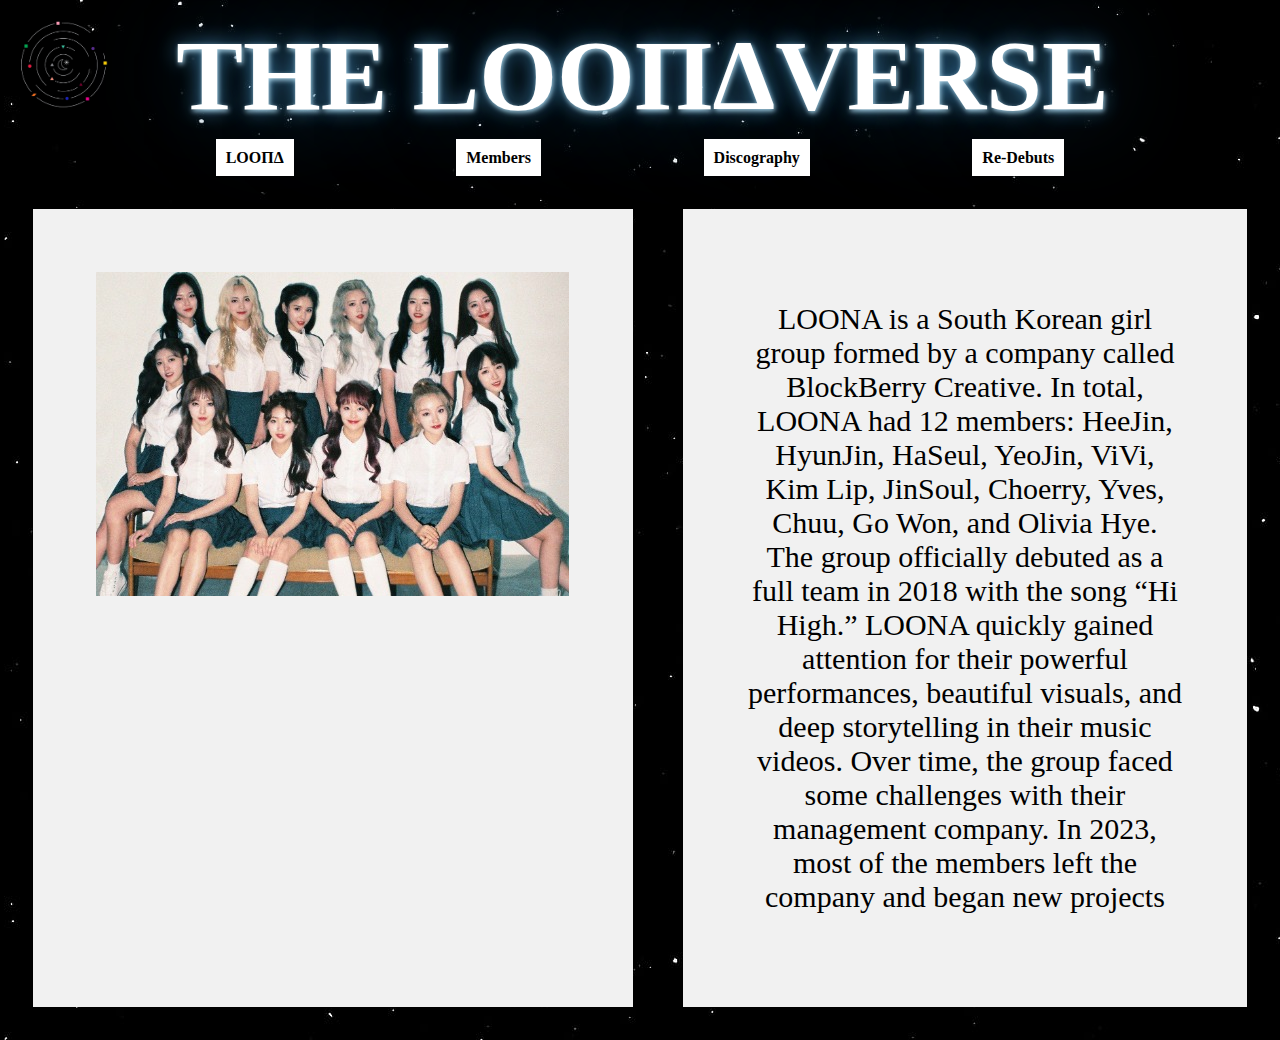
<file: index.html>
<!-- YOUR HOME/LANDING PAGE -->
 <!DOCTYPE html>
 <html lang="en">
 <head>
    <meta charset="UTF-8">
    <meta name="viewport" content="width=device-width, initial-scale=1.0">
    <title>Document</title>
    <link rel="stylesheet" href="style.css">
 </head>
 <body>
    <div class="header"><img class="logo" src="orbit.png" alt="logo">
    <h1> THE LOOΠΔVERSE</h1>
    </div>

    <div class="links">
        <ul class="nav">
            <li><a class="LOONA" href="index.html">LOOΠΔ</a></li>
            <li><a class="Members" href="main.html">Members</a></li>
            <li><a class="Discography" href="disco.html">Discography</a></li>
            <li><a class="Redebuts" href="redebut.html">Re-Debuts</a></li>
        </ul>
    </div>
    
    <div class="flexmain">
        <div class="1">
            <img src="ot12.jpg" alt="wave">
        </div>
        <div class="2">
            <p> LOONA is a South Korean girl group formed by a company called BlockBerry Creative. In total, LOONA had 12 members: HeeJin, HyunJin, HaSeul, YeoJin, ViVi, Kim Lip, JinSoul, Choerry, Yves, Chuu, Go Won, and Olivia Hye. The group officially debuted as a full team in 2018 with the song “Hi High.” LOONA quickly gained attention for their powerful performances, beautiful visuals, and deep storytelling in their music videos. 
                Over time, the group faced some challenges with their management company. In 2023, most of the members left the company and began new projects
            </p>
        </div>
    </div>

 </body>
 </html>
</file>
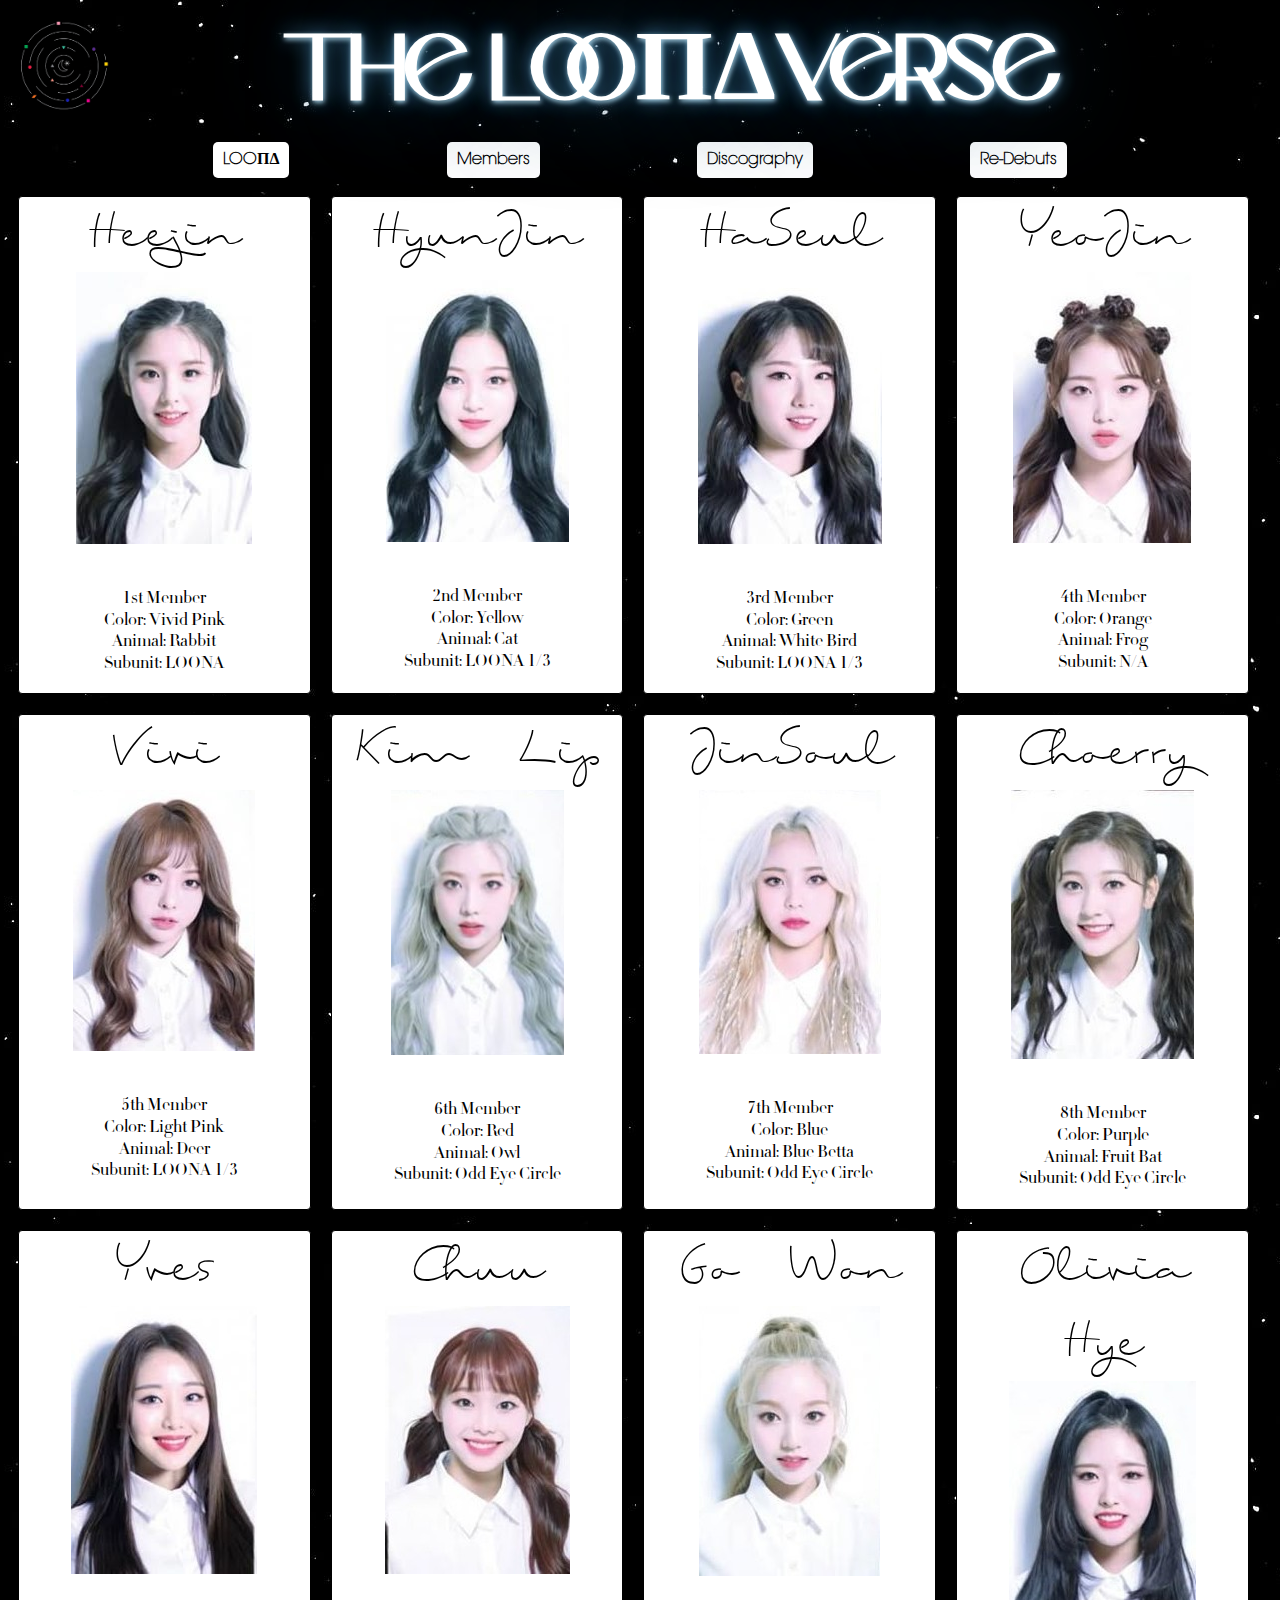
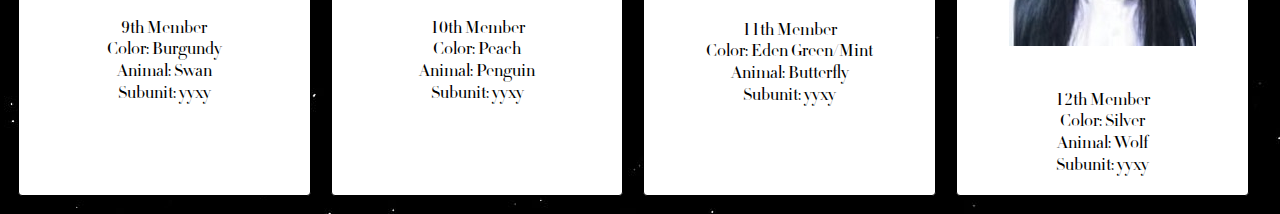
<file: main.html>
<!-- YOUR CONTENT PAGE -->
 <!DOCTYPE html>
 <html lang="en">
 <head>
    <meta charset="UTF-8">
    <meta name="viewport" content="width=device-width, initial-scale=1.0">
    <title>Document</title>
    <link rel="stylesheet" href="main.css">
 </head>
 <body>
    <div class="header"><img class="logo" src="orbit.png" alt="logo">
    <h1> THE LOOΠΔVERSE </h1>
    </div>

    <div class="links">
        <ul class="nav">
            <li><a class="LOONA" href="index.html">LOOΠΔ</a></li>
            <li><a class="Members" href="main.html">Members</a></li>
            <li><a class="Discography" href="disco.html">Discography</a></li>
            <li><a class="Redebuts" href="redebut.html">Re-Debuts</a></li>
        </ul>
    </div>

    <div class="flex1">
        <div class="heejin">
            <p class="name1">Heejin</p>
            <img src="members/heejin.jpg" alt="">
            <p class="bio">1st Member <br> Color: Vivid Pink <br> Animal: Rabbit <br> Subunit: LOONA
            </p>
        </div>
        <div class="hyunjin">
            <p class="name2">HyunJin</p>
            <img src="members/hyunjin.jpg" alt="">
            <p class="bio">2nd Member <br>Color: Yellow <br>Animal: Cat <br> Subunit: LOONA 1/3</p>
        </div>
        <div class="haseul">
            <p class="name3">HaSeul</p>
            <img src="members/haseul.jpg" alt="">
            <p class="bio">3rd Member <br>Color: Green <br>Animal: White Bird <br> Subunit: LOONA 1/3</p>
        </div>
        <div class="yeojin">
            <p class="name4">YeoJin</p>
            <img src="members/yeojin.jpg" alt="">
            <p class="bio">4th Member <br>Color: Orange <br>Animal: Frog <br> Subunit: N/A</p>
        </div>
        <div class="vivi">
            <p class="name5">Vivi</p>
            <img src="members/vivi.jpg" alt="">
            <p class="bio">5th Member <br>Color: Light Pink <br>Animal: Deer <br> Subunit: LOONA 1/3</p>
        </div>
        <div class="kimlip">
            <p class="name6">Kim Lip</p>
            <img src="members/kim.jpg" alt="">
            <p class="bio">6th Member <br>Color: Red <br>Animal: Owl <br> Subunit: Odd Eye Circle</p>
        </div>
        <div class="jinsoul">
            <p class="name7">JinSoul</p>
            <img src="members/jinsoul.jpg" alt="">
            <p class="bio">7th Member <br>Color: Blue <br>Animal: Blue Betta <br> Subunit: Odd Eye Circle</p>
        </div>
        <div class="choerry">
            <p class="name8">Choerry</p>
            <img src="members/choerry.jpg" alt="">
            <p class="bio">8th Member <br>Color: Purple <br>Animal: Fruit Bat <br> Subunit: Odd Eye Circle</p>
        </div>
        <div class="yves">
            <p class="name9">Yves</p>
            <img src="members/yves.jpg" alt="">
            <p class="bio">9th Member <br>Color: Burgundy <br>Animal: Swan <br> Subunit: yyxy</p>
        </div>
        <div class="chuu">
            <p class="name10">Chuu</p>
            <img src="members/chuu.jpg" alt="">
            <p class="bio">10th Member <br>Color: Peach <br>Animal: Penguin <br> Subunit: yyxy</p>
        </div>
        <div class="gowon">
            <p class="name11">Go Won</p>
            <img src="members/gowon.jpg" alt="">
            <p class="bio">11th Member <br>Color: Eden Green/Mint <br>Animal: Butterfly <br> Subunit: yyxy</p>
        </div>
        <div class="olivia">
            <p class="name12">Olivia Hye</p>
            <img src="members/olivia.jpg" alt="">
            <p class="bio">12th Member <br>Color: Silver <br>Animal: Wolf <br> Subunit: yyxy</p>
        </div>
    </div>

 </body>
 </html>
</file>
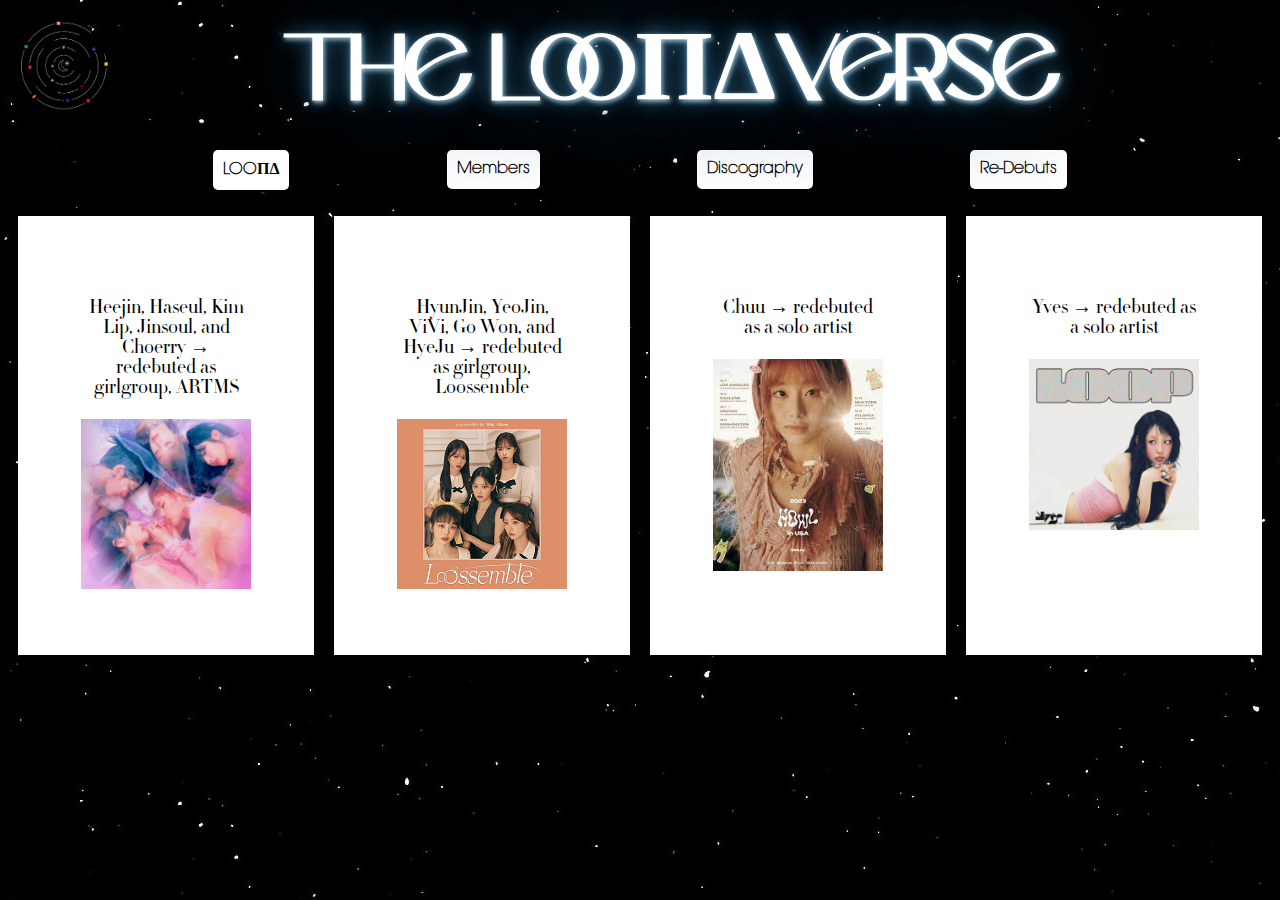
<file: redebut.html>
<!DOCTYPE html>
<html lang="en">
<head>
    <meta charset="UTF-8">
    <meta name="viewport" content="width=device-width, initial-scale=1.0">
    <title>Document</title>
    <link rel="stylesheet" href="redebut.css">
</head>
<body>
    <div class="header"><img class="logo" src="orbit.png" alt="logo">
    <h1> THE LOOΠΔVERSE</h1>
    </div>

    <div class="links">
        <ul class="nav">
            <li><a class="LOONA" href="index.html">LOOΠΔ</a></li>
            <li><a class="Members" href="main.html">Members</a></li>
            <li><a class="Discography" href="disco.html">Discography</a></li>
            <li><a class="Redebuts" href="redebut.html">Re-Debuts</a></li>
        </ul>
    </div>
<div class="flex-container">
  <div><p>Heejin, Haseul, Kim Lip, Jinsoul, and Choerry → redebuted as girlgroup, ARTMS</p>
    <img src="artms.png" alt="artms">
  </div>
  <div><p class="loose">HyunJin, YeoJin, ViVi, Go Won, and HyeJu → redebuted as girlgroup, Loossemble</p>
    <img src="loosemble.png" alt="loosemble">
  </div>
  <div><p>Chuu → redebuted as a solo artist</p>
    <img src="howl.jpg" alt="howl">
  </div>
  <div ><p>Yves → redebuted as a solo artist</p>
    <img src="loop.png" alt="loop">
  </div>
</div>

</body>
</html>
</file>
<file: style.css>
/* STYLE FOR YOUR INDEX.HTML */
body{
    background-image: url(space.jpg);
}
h1{
    color: white;
    text-align: center;
    font-size: 100px;
    display: inline;
    padding-left: 5%;
    text-shadow:  1px 2px 5px rgb(166, 209, 230),
    0 0 1em rgb(23, 75, 109),
    0 0 0.2em rgb(71, 138, 182);
    
}

.logo{
    padding-left: 1%;
    padding-top: 1%;
    width: 7%;
}
.nav {
  display: flex;
  justify-content: space-around;
  list-style:none;
  padding: 0;
  margin-left: 10%;
  margin-right: 10%;
  border-radius:5px;
  
}

.nav li a {
  text-decoration: none;
  padding: 10px;
  font-weight: bold;
}
.flex1{
    display: flex;
    background-color: aliceblue;
}
.flex1 div{
    background-color: lightskyblue;
    width: 100px;
    margin: 10px;
    text-align: center;
    line-height: 75px;
    font-size: 30px;
}

.flexmain{
    display: flex;
}
.flexmain div{
    background-color: #f1f1f1;
  width: 60%;
  margin: 2%;
  text-align: center;
  height: auto;
  font-size: 30px;
  padding: 5%;
}
@font-face {
    font-family: Ting;
    src: url(TingTong.ttf);
}
.LOONA{
    text-decoration: none;
    color: rgb(0, 0, 0);
    background-color: rgb(255, 255, 255);
}
.Members{
     color: rgb(0, 0, 0);
    background-color: rgb(255, 255, 255);
}
.Discography{
    color: rgb(0, 0, 0);
    background-color: rgb(255, 255, 255);
}
.Redebuts{
    color: rgb(0, 0, 0);
    background-color: rgb(255, 255, 255);
}

.yt{
    animation: pulse 1s infinite;
    color: blue;
}
@keyframes pulse {
    50%{color:red;}
}
</file>
<file: main.css>
/* STYLE FOR YOU MAIN.HTML */
/* STYLE FOR YOUR INDEX.HTML */
body{
    background-image: url(space.jpg);
}
h1{
    color: white;
    font-size: 100px;
    display: flex;
  justify-content: center;
  align-items: center;
    padding-left: 5%;
    text-shadow:  1px 2px 5px rgb(166, 209, 230),
    0 0 1em rgb(23, 75, 109),
    0 0 0.2em rgb(71, 138, 182);
    font-family: Ok;
    margin: 0%; 
    position: relative;
    animation: shift 1s;
}

.logo{
    padding-left: 1%;
    padding-top: 1%;
    width: 7%;
    position: absolute;
}
.nav {
  display: flex;
  justify-content: space-around;
  list-style:none;
  padding: 0;
  margin-left: 10%;
  margin-right: 10%;
  border-radius:5px;
  
}

.nav li a {
  text-decoration: none;
  padding: 10px;
  font-weight: bold;
    font-family: ITC;
}
.flex1{
    display: flex;
    flex-wrap: wrap;

}
.flex1 div{
    background-color: rgb(255, 255, 255);
    width: 23%;
    margin: 10px;
    text-align: center;
    line-height: 75px;
    font-size: 30px;
    border: black solid 1px;
    border-radius: 4px;
}
@font-face {
    font-family: Ting;
    src: url(TingTong.ttf);
}
@font-face{
    font-family: didot;
    src: url(Didot.otf);
}
.LOONA{
    text-decoration: none;
    color: rgb(0, 0, 0);
    background-color: rgb(255, 255, 255);
    border-radius: 5px;
    position: relative;
}
.LOONA:hover{
    background-color: transparent;
    box-shadow: none;
    color: #f1f1f1;
    box-shadow: 0 0 0 2px white;
}
.Members{
     color: rgb(0, 0, 0);
    background-color: rgb(255, 255, 255);
    border-radius: 5px;
}
.Members:hover{
    background-color: transparent;
    box-shadow: none;
    color: #f1f1f1;
    box-shadow: 0 0 0 2px white;}
.Discography{
    color: rgb(0, 0, 0);
    background-color: rgb(255, 255, 255);
    border-radius: 5px;
}
.Discography:hover{
    background-color: transparent;
    box-shadow: none;
    color: #f1f1f1;
    box-shadow: 0 0 0 2px white;}
.Redebuts{
    color: rgb(0, 0, 0);
    background-color: rgb(255, 255, 255);
    border-radius: 5px;
}
.Redebuts:hover{
    background-color: transparent;
    box-shadow: none;
    color: #f1f1f1;
    box-shadow: 0 0 0 2px white;
}
.heejin{
    transition: background-color .5s;
}
.heejin:hover{
  box-shadow: 0px 0px 0px 3px #ff0099 ;
  background-color: #ff00994f;
  color: white;
}
.heejin:hover .name1{
  scale: 115%; transform: rotate(6deg)
}
.name1{
    font-family: Ting;
    font-size: 7vh;
    margin: 0%;
    transition: scale .5s, transform .5s;
    transition-timing-function: ease-out;
}
.hyunjin{
    transition: background-color .5s;
}
.hyunjin:hover{
  box-shadow: 0 0 0 3px #fed103;
  background-color: #fed1034f;
  color: white;
}
.hyunjin:hover .name2{
    scale: 115%; transform: rotate(6deg)
}
.name2{
    font-family: Ting;
    font-size: 7vh;
    margin: 0%;
    transition: scale .5s, transform .5s;
    transition-timing-function: ease-out;
}
.haseul{
    transition: background-color .5s;
}
.haseul:hover{
  box-shadow: 0 0 0 3px #00b055;
  background-color: #00b0554f;
  color: white;
}
.haseul:hover .name3{
    scale: 115%; transform: rotate(6deg)
}
.name3{
    font-family: Ting;
    font-size: 7vh;
    margin: 0%;
    transition: scale .5s, transform .5s;
    transition-timing-function: ease-out;
}
.yeojin{
    transition: background-color .5s;
}
.yeojin:hover{
  box-shadow: 0 0 0 3px #ff7423;
  background-color: #ff74234f;
  color: white;
}
.yeojin:hover .name4{
    scale: 115%; transform: rotate(6deg)
}
.name4{
    font-family: Ting;
    font-size: 7vh;
    margin: 0%;
    transition: scale .5s, transform .5s;
    transition-timing-function: ease-out;
}
.vivi{
    transition: background-color .5s;
}
.vivi:hover{
  box-shadow: 0 0 0 3px #ffacc6;
  background-color: #ffacc64f;
  color: white;
}
.vivi:hover .name5{
    scale: 115%; transform: rotate(6deg)
}
.name5{
    font-family: Ting;
    font-size: 7vh;
    margin: 0%;
    transition: scale .5s, transform .5s;
    transition-timing-function: ease-out;
}
.kimlip{
    transition: background-color .5s;
}
.kimlip:hover{
  box-shadow: 0 0 0 3px #f3080a;
  background-color: #f3080a4f;
  color: white;
}
.kimlip:hover .name6{
    scale: 115%; transform: rotate(6deg)
}
.name6{
    font-family: Ting;
    font-size: 7vh;
    margin: 0%;
    transition: scale .5s, transform .5s;
    transition-timing-function: ease-out;
}
.jinsoul{
    transition: background-color .5s;
}
.jinsoul:hover{
  box-shadow: 0 0 0 3px #0c01ff;
  background-color: #0c01ff4f;
  color: white;
}
.jinsoul:hover .name7{
    scale: 115%; transform: rotate(6deg)
}
.name7{
    font-family: Ting;
    font-size: 7vh;
    margin: 0%;
    transition: scale .5s, transform .5s;
    transition-timing-function: ease-out;
}
.choerry{
    transition: background-color .5s;
}
.choerry:hover{
  box-shadow: 0 0 0 3px #972ac5;
  background-color: #972ac54f;
  color: white;
}
.choerry:hover .name8{
    scale: 115%; transform: rotate(6deg)
}
.name8{
    font-family: Ting;
    font-size: 7vh;
    margin: 0%;
    transition: scale .5s, transform .5s;
    transition-timing-function: ease-out;
}
.yves{
    transition: background-color .5s;
}
.yves:hover{
  box-shadow: 0 0 0 3px #6f002f;
  background-color: #6f002f4f;
  color: white;
}
.yves:hover .name9{
    scale: 115%; transform: rotate(6deg)
}
.name9{
    font-family: Ting;
    font-size: 7vh;
    margin: 0%;
    transition: scale .5s, transform .5s;
    transition-timing-function: ease-out;
}
.chuu{
    transition: background-color .5s;
}
.chuu:hover{
  box-shadow: 0 0 0 3px #feb08a;
  background-color: #feb08a4f;
  color: white;
}
.chuu:hover .name10{
    scale: 115%; transform: rotate(6deg)
}
.name10{
    font-family: Ting;
    font-size: 7vh;
    margin: 0%;
    transition: scale .5s, transform .5s;
    transition-timing-function: ease-out;
}
.gowon{
    transition: background-color .5s;
}
.gowon:hover{
  box-shadow: 0 0 0 3px #84e067;
  background-color: #84e0674f;
  color: white;
}
.gowon:hover .name11{
    scale: 115%; transform: rotate(6deg)
}
.name11{
    font-family: Ting;
    font-size: 7vh;
    margin: 0%;
    transition: scale .5s, transform .5s;
    transition-timing-function: ease-out;
}
.olivia{
    transition: background-color .5s;
}
.olivia:hover{
  box-shadow: 0 0 0 3px #676a6d ;
  background-color: #676a6d4f;
  color: white;
}
.olivia:hover .name12{
    scale: 115%; transform: rotate(6deg)
}
.name12{
    font-family: Ting;
    font-size: 7vh;
    margin: 0%;
    transition: scale .5s, transform .5s;
    transition-timing-function: ease-out;
}
.bio{
    font-family: Didot;
    font-size: large;
    line-height: 1.2;
}
@font-face {
    font-family: ITC;
    src: url(ITC\ Avant\ Garde\ Gothic\ Std\ Extra\ Light.otf);
}
@font-face {
    font-family: Ok;
    src: url(Okaluera.otf);
}
@keyframes shift {
    0% {top:-10px; opacity: 0;}
    100%{top: 0px; opacity: 1;}
}
</file>
<file: redebut.css>
body{
    background-image: url(space.jpg);
}
h1{
    color: white;
    font-size: 100px;
    display: flex;
  justify-content: center;
  align-items: center;
    padding-left: 5%;
    text-shadow:  1px 2px 5px rgb(166, 209, 230),
    0 0 1em rgb(23, 75, 109),
    0 0 0.2em rgb(71, 138, 182);
    font-family: Ok;
    margin: 0%;
    position: relative;
    animation: shift 1s;
}

.logo{
    padding-left: 1%;
    padding-top: 1%;
    width: 7%;
    position: absolute;
}
.nav {
  display: flex;
  justify-content: space-around;
  list-style:none;
  padding: 0;
  margin-left: 10%;
  margin-right: 10%;
  border-radius:5px;
  
}

.nav li a {
  text-decoration: none;
  padding: 10px;
  font-weight: bold;
  font-family: ITC;

}
.flex1{
    display: flex;
    background-color: aliceblue;
}
.flex1 div{
    background-color: lightskyblue;
    width: 100px;
    margin: 10px;
    text-align: center;
    line-height: 75px;
    font-size: 30px;
}

.flexmain{
    display: flex;
}
.flexmain div{
    background-color: #f1f1f1;
  width: 60%;
  margin: 2%;
  text-align: center;
  height: auto;
  font-size: 30px;
  padding: 5%;
}
@font-face {
    font-family: Ting;
    src: url(TingTong.ttf);
}
.LOONA{
    display: inline-block;
    text-decoration: none;
    color: rgb(0, 0, 0);
    background-color: rgb(255, 255, 255);
    border-radius: 5px;
    position: relative;
}
.LOONA:hover{
    background-color: transparent;
    box-shadow: none;
    color: #f1f1f1;
    box-shadow: 0 0 0 2px white;
    animation: shakey .7s infinite;
}
.LOONA:active{
box-shadow: 0px 0px 5px 5px white
}
.Members{
    display: inline-block;
     color: rgb(0, 0, 0);
    background-color: rgb(255, 255, 255);
    border-radius: 5px;
}
.Members:hover{
    background-color: transparent;
    box-shadow: none;
    color: #f1f1f1;
    box-shadow: 0 0 0 2px white;
    animation: shakey .7s infinite;
    
  }
.Members:active{
box-shadow: 0px 0px 5px 5px white
}

.Discography{
    display: inline-block;
    color: rgb(0, 0, 0);
    background-color: rgb(255, 255, 255);
    border-radius: 5px;
}
.Discography:hover{
    background-color: transparent;
    box-shadow: none;
    color: #f1f1f1;
    box-shadow: 0 0 0 2px white;
    animation: shakey .7s infinite;
  }
  .Discography:active{
box-shadow: 0px 0px 5px 5px white
}
.Redebuts{
    display: inline-block;
    color: rgb(0, 0, 0);
    background-color: rgb(255, 255, 255);
    border-radius: 5px;
}
.Redebuts:hover{
    background-color: transparent;
    box-shadow: none;
    color: #f1f1f1;
    box-shadow: 0 0 0 2px white;
    animation: shakey .7s infinite;
}
.Redebuts:active{
box-shadow: 0px 0px 5px 5px white
}
@font-face {
    font-family: ITC;
    src: url(ITC\ Avant\ Garde\ Gothic\ Std\ Extra\ Light.otf);
}
@font-face {
    font-family: Ok;
    src: url(Okaluera.otf);
}
@font-face {
    font-family: Didot;
    src: url(Didot.otf);
}
@keyframes shift {
    0% {top:-10px; opacity: 0;}
    100%{top: 0px; opacity: 1;}
}




@keyframes rotate{
  from {
    transform: rotate(0deg);
  }
  to {
    transform: rotate(360deg);
  }
}
@keyframes shakey {
    0% { transform: translate(1px, 1px) rotate(0deg); }
  10% { transform: translate(-1px, -2px) rotate(-1deg); }
  20% { transform: translate(-3px, 0px) rotate(1deg); }
  30% { transform: translate(3px, 2px) rotate(0deg); }
  40% { transform: translate(1px, -1px) rotate(1deg); }
  50% { transform: translate(-1px, 2px) rotate(-1deg); }
  60% { transform: translate(-3px, 1px) rotate(0deg); }
  70% { transform: translate(3px, 1px) rotate(-1deg); }
  80% { transform: translate(-1px, -1px) rotate(1deg); }
  90% { transform: translate(1px, 2px) rotate(0deg); }
  100% { transform: translate(1px, -2px) rotate(-1deg); }
}

.flex-container {
  display: flex;
  background-color: transparent;
}

.flex-container div {
  background-color: white;
  color: black;
  margin: 10px;
  text-align: center;
  font-size: 20px;
  line-height: 20px;
  padding: 5%;
  width: 30vw;
}
img {max-width:100%;
}
p{
    font-family: Didot;
}
</file>
